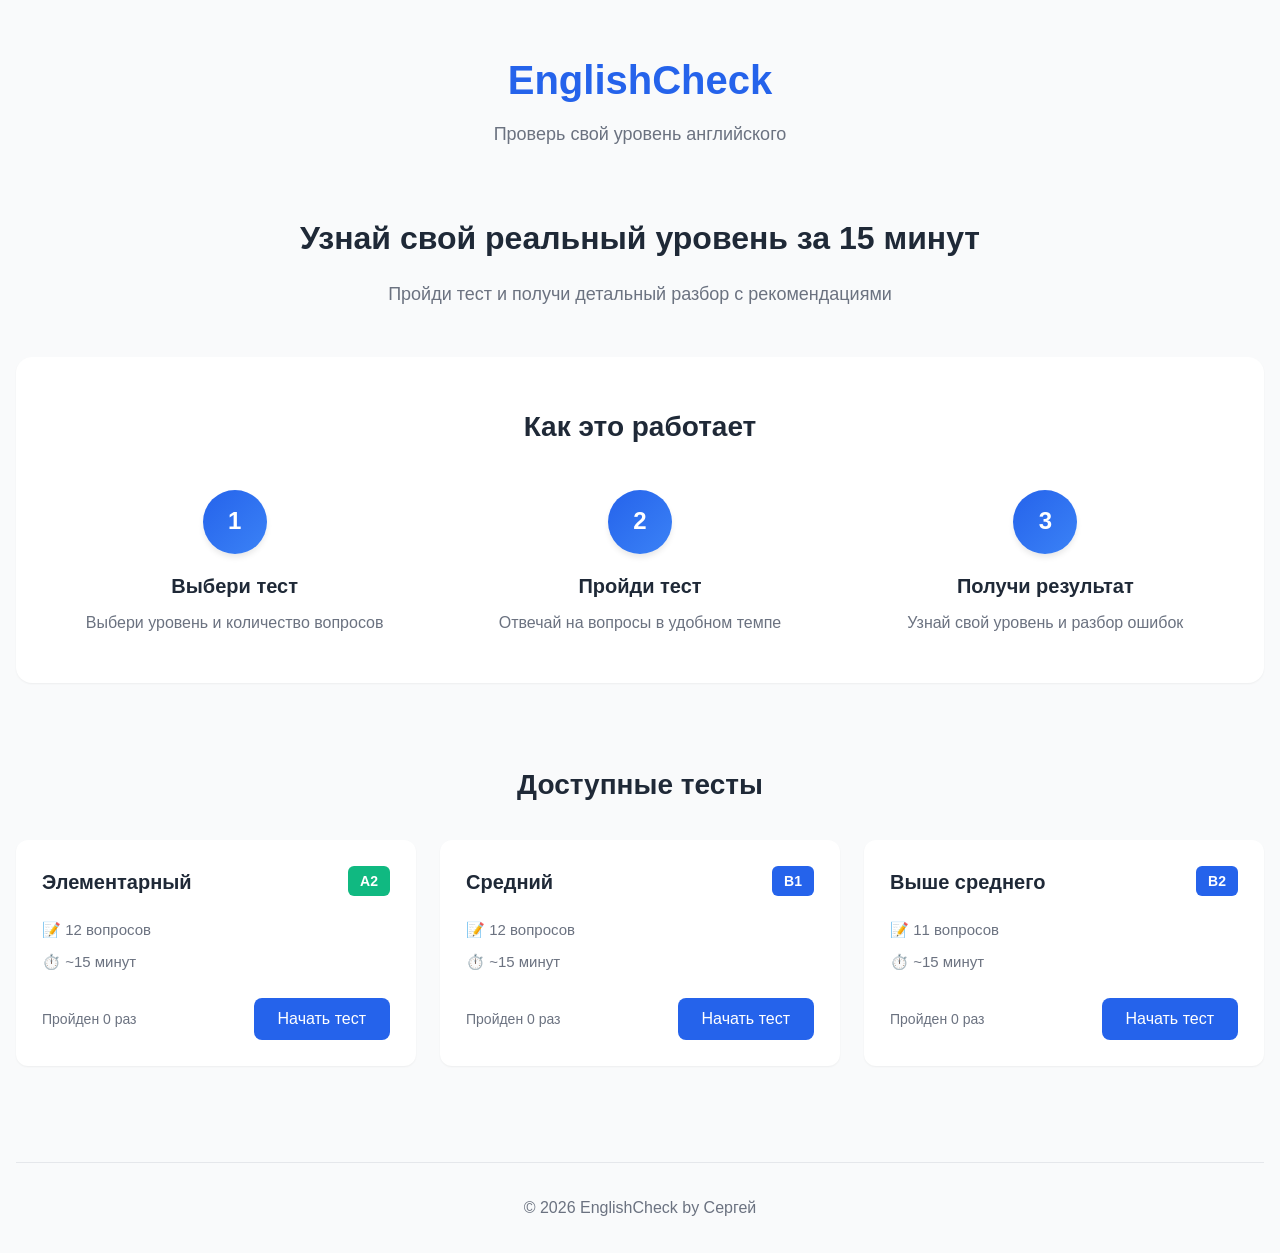
<file: index.html>
<!DOCTYPE html>
<html lang="ru">
<head>
    <meta charset="UTF-8">
    <meta name="viewport" content="width=device-width, initial-scale=1.0">
    <title>EnglishCheck - Проверь свой английский</title>
    <link rel="stylesheet" href="css/main.css">
    <link rel="stylesheet" href="css/home.css">
</head>
<body>
    <div class="container">
        <header class="header">
            <div class="logo">
                <h1>EnglishCheck</h1>
                <p class="tagline">Проверь свой уровень английского</p>
            </div>
        </header>

        <main class="main-content">
            <section class="hero">
                <h2>Узнай свой реальный уровень за 15 минут</h2>
                <p>Пройди тест и получи детальный разбор с рекомендациями</p>
            </section>

            <section class="how-it-works">
                <h3>Как это работает</h3>
                <div class="steps">
                    <div class="step">
                        <div class="step-icon">1</div>
                        <h4>Выбери тест</h4>
                        <p>Выбери уровень и количество вопросов</p>
                    </div>
                    <div class="step">
                        <div class="step-icon">2</div>
                        <h4>Пройди тест</h4>
                        <p>Отвечай на вопросы в удобном темпе</p>
                    </div>
                    <div class="step">
                        <div class="step-icon">3</div>
                        <h4>Получи результат</h4>
                        <p>Узнай свой уровень и разбор ошибок</p>
                    </div>
                </div>
            </section>

            <section class="tests-section">
                <h3>Доступные тесты</h3>
                <div id="tests-container" class="tests-grid">
                    <!-- Карточки тестов загружаются через JS -->
                </div>
            </section>
        </main>

        <footer class="footer">
            <p>© 2026 EnglishCheck by Сергей</p>
        </footer>
    </div>

    <div id="test-modal" class="modal hidden">
        <div class="modal-content">
            <button class="modal-close">&times;</button>
            <h3>Настройки теста</h3>
            <form id="test-setup-form">
                <div class="form-group">
                    <label for="student-name">Ваше имя *</label>
                    <input type="text" id="student-name" required placeholder="Введите ваше имя">
                </div>
                <div class="form-group">
                    <label>Количество вопросов</label>
                    <div class="radio-group">
                        <label><input type="radio" name="questions-count" value="10"> 10 вопросов</label>
                        <label><input type="radio" name="questions-count" value="20" checked> 20 вопросов</label>
                        <label><input type="radio" name="questions-count" value="30"> 30 вопросов</label>
                    </div>
                </div>
                <div class="form-group">
                    <label class="checkbox-label">
                        <input type="checkbox" id="enable-timer" checked>
                        Включить таймер (15 минут)
                    </label>
                </div>
                <button type="submit" class="btn btn-primary">Поехали!</button>
            </form>
        </div>
    </div>

    <script src="js/admin-access.js"></script>
    <script type="module" src="js/home.js"></script>
    <script>
        if ('serviceWorker' in navigator) {
            navigator.serviceWorker.register('/sw.js')
                .then(() => console.log('Service Worker registered'))
                .catch(err => console.log('Service Worker registration failed:', err));
        }
    </script>
</body>
</html>
</file>
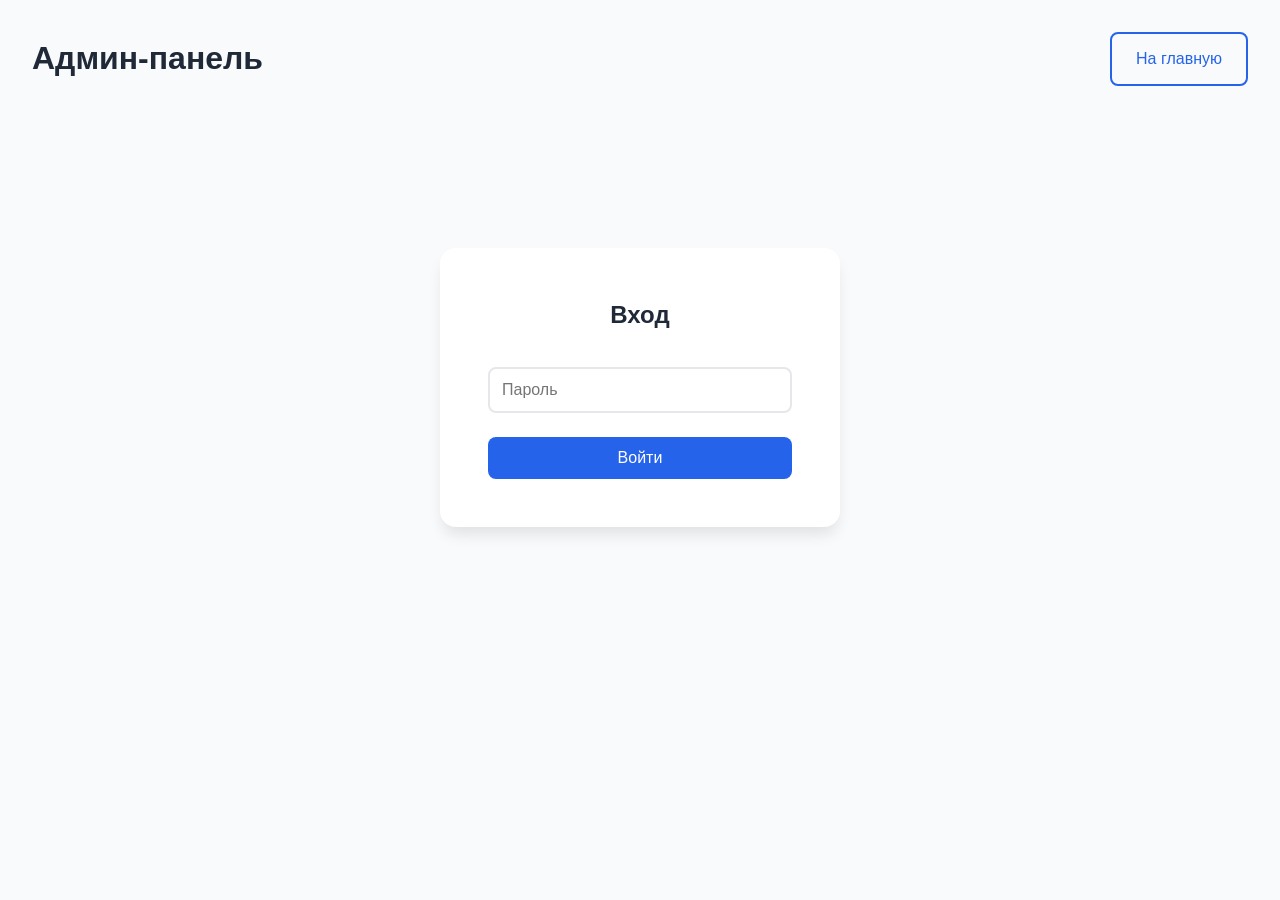
<file: pages/admin.html>
<!DOCTYPE html>
<html lang="ru">
<head>
    <meta charset="UTF-8">
    <meta name="viewport" content="width=device-width, initial-scale=1.0">
    <title>Админ-панель - EnglishCheck</title>
    <link rel="stylesheet" href="../css/main.css">
    <link rel="stylesheet" href="../css/admin.css">
</head>
<body>
    <div class="admin-container">
        <header class="admin-header">
            <h1>Админ-панель</h1>
            <a href="../index.html" class="btn btn-outline">На главную</a>
        </header>

        <div id="login-section" class="login-section">
            <form id="login-form" class="login-form">
                <h2>Вход</h2>
                <input type="password" id="admin-password" placeholder="Пароль" required>
                <button type="submit" class="btn btn-primary">Войти</button>
            </form>
        </div>

        <main id="admin-content" class="admin-content hidden">
            <section class="stats-section">
                <div class="stat-card">
                    <h3>Всего тестов</h3>
                    <p id="total-tests" class="stat-value">0</p>
                </div>
                <div class="stat-card">
                    <h3>Средний балл</h3>
                    <p id="avg-score" class="stat-value">0%</p>
                </div>
                <div class="stat-card">
                    <h3>Сегодня</h3>
                    <p id="today-tests" class="stat-value">0</p>
                </div>
            </section>

            <section class="filters-section">
                <div class="filters">
                    <select id="test-filter" class="filter-select">
                        <option value="">Все тесты</option>
                    </select>
                    <input type="date" id="date-filter" class="filter-input">
                    <button id="reset-filters" class="btn btn-outline">Сбросить</button>
                    <button id="export-csv" class="btn btn-secondary">Экспорт CSV</button>
                </div>
            </section>

            <section class="table-section">
                <table id="results-table" class="results-table">
                    <thead>
                        <tr>
                            <th>Имя</th>
                            <th>Тест</th>
                            <th>Результат</th>
                            <th>Дата</th>
                            <th>Время</th>
                        </tr>
                    </thead>
                    <tbody id="results-tbody">
                        <!-- Данные загружаются через JS -->
                    </tbody>
                </table>
            </section>
        </main>
    </div>

    <script type="module" src="../js/admin.js"></script>
</body>
</html>
</file>
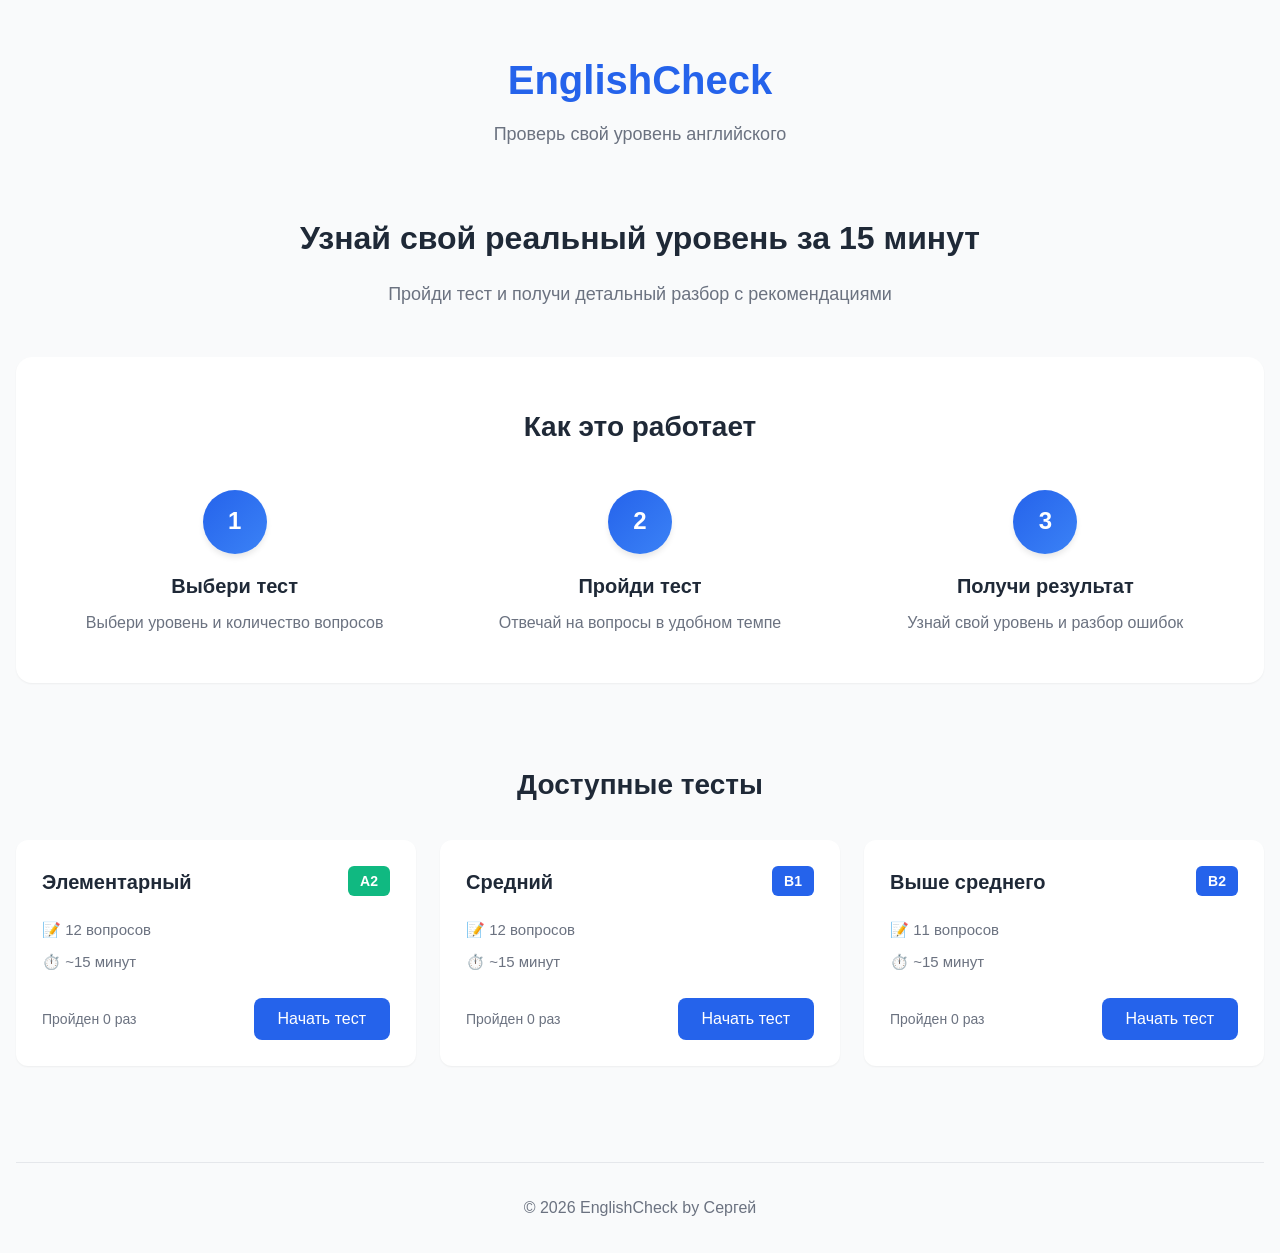
<file: pages/quiz.html>
<!DOCTYPE html>
<html lang="ru">
<head>
    <meta charset="UTF-8">
    <meta name="viewport" content="width=device-width, initial-scale=1.0">
    <title>Тест - EnglishCheck</title>
    <link rel="stylesheet" href="../css/main.css">
    <link rel="stylesheet" href="../css/quiz.css">
</head>
<body>
    <div class="quiz-container">
        <header class="quiz-header">
            <div class="progress-bar">
                <div id="progress-fill" class="progress-fill"></div>
            </div>
            <div class="quiz-info">
                <span id="question-counter" class="question-counter">Вопрос 1 из 20</span>
                <div id="timer" class="timer hidden">15:00</div>
            </div>
        </header>

        <main class="quiz-main">
            <div id="question-container" class="question-container">
                <!-- Вопросы загружаются через JS -->
            </div>
        </main>

        <footer class="quiz-footer">
            <button id="next-btn" class="btn btn-primary" disabled>Следующий</button>
        </footer>
    </div>

    <script type="module" src="../js/quiz.js"></script>
</body>
</html>
</file>
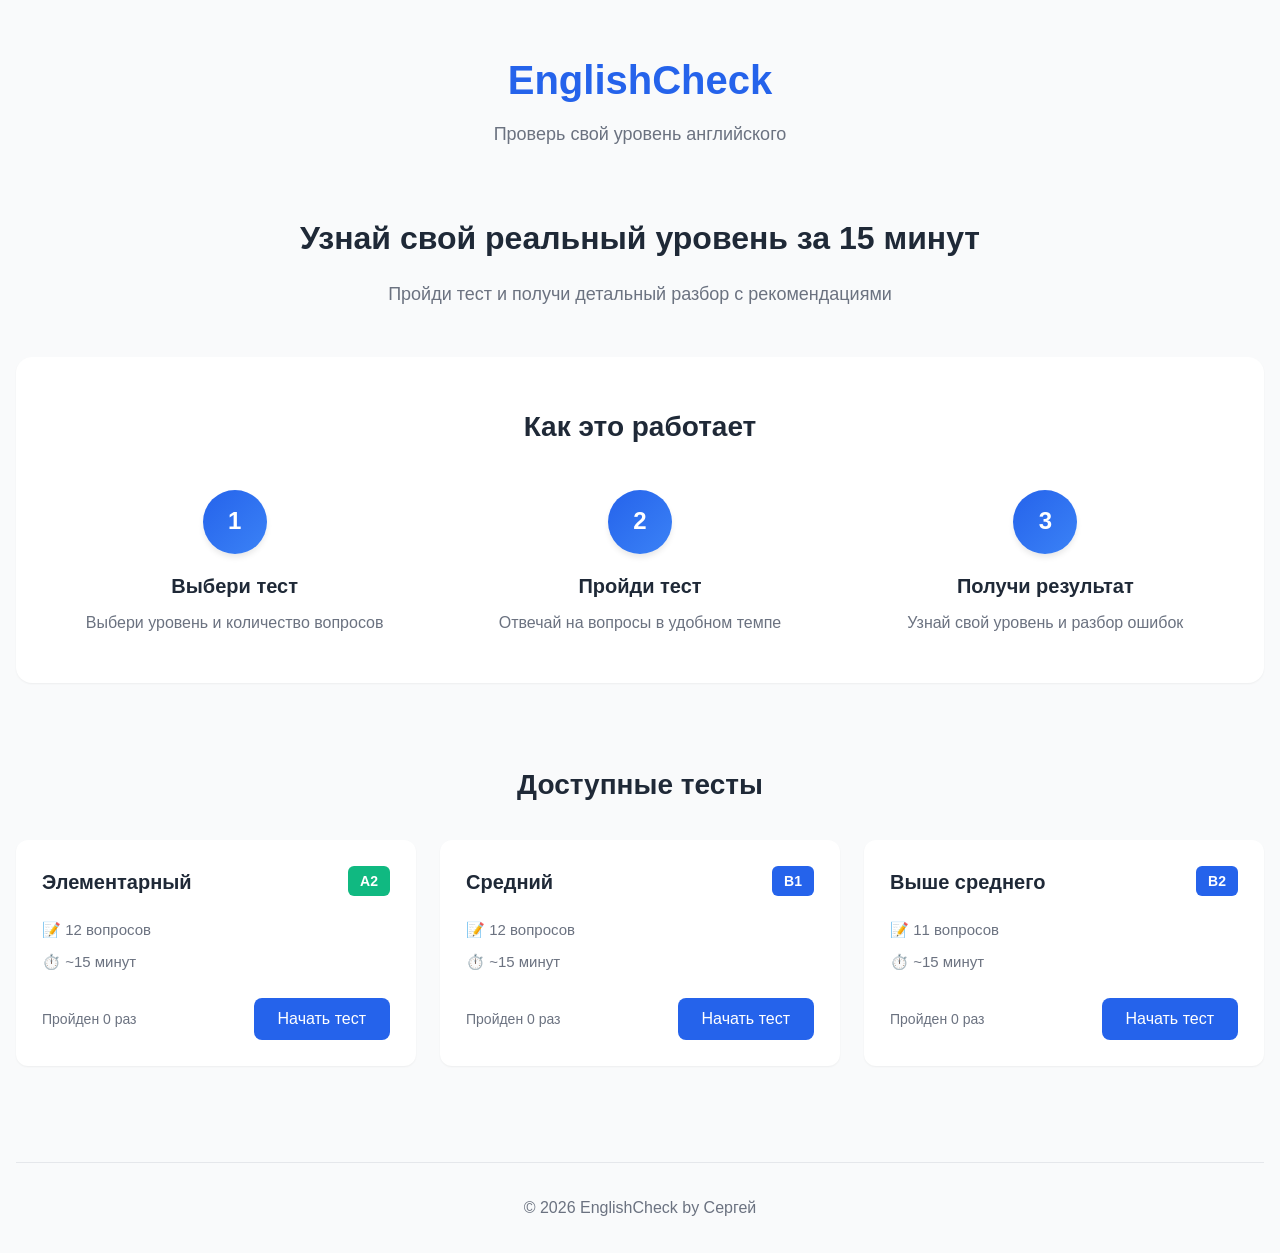
<file: pages/results.html>
<!DOCTYPE html>
<html lang="ru">
<head>
    <meta charset="UTF-8">
    <meta name="viewport" content="width=device-width, initial-scale=1.0">
    <title>Результаты - EnglishCheck</title>
    <link rel="stylesheet" href="../css/main.css">
    <link rel="stylesheet" href="../css/results.css">
</head>
<body>
    <div class="results-container">
        <header class="results-header">
            <h1>Ваши результаты</h1>
        </header>

        <main class="results-main">
            <section class="score-section">
                <div class="score-circle">
                    <canvas id="score-chart" width="200" height="200"></canvas>
                    <div class="score-text">
                        <span id="score-value" class="score-value">0</span>
                        <span class="score-total">/ <span id="total-questions">20</span></span>
                    </div>
                </div>
                <div class="score-details">
                    <h2 id="level-result" class="level-result">Ваш уровень: B1</h2>
                    <p id="score-percentage" class="score-percentage">85%</p>
                    <p id="time-spent" class="time-spent">Время: 12:34</p>
                </div>
            </section>

            <section class="breakdown-section">
                <h3>Разбор вопросов</h3>
                <div id="questions-breakdown" class="questions-breakdown">
                    <!-- Разбор загружается через JS -->
                </div>
            </section>

            <section class="actions-section">
                <button id="share-btn" class="btn btn-secondary">Поделиться результатом</button>
                <button id="retry-btn" class="btn btn-outline">Пройти снова</button>
                <a href="../index.html" class="btn btn-primary">Выбрать другой тест</a>
            </section>
        </main>
    </div>

    <canvas id="share-canvas" class="hidden"></canvas>
    <script type="module" src="../js/results.js"></script>
</body>
</html>
</file>
<file: css/main.css>
:root {
    --primary-color: #2563eb;
    --primary-hover: #1d4ed8;
    --secondary-color: #10b981;
    --danger-color: #ef4444;
    --warning-color: #f59e0b;
    --text-primary: #1f2937;
    --text-secondary: #6b7280;
    --bg-primary: #ffffff;
    --bg-secondary: #f9fafb;
    --border-color: #e5e7eb;
    --success-color: #22c55e;
    --shadow-sm: 0 1px 2px 0 rgba(0, 0, 0, 0.05);
    --shadow-md: 0 4px 6px -1px rgba(0, 0, 0, 0.1);
    --shadow-lg: 0 10px 15px -3px rgba(0, 0, 0, 0.1);
    --shadow-xl: 0 20px 25px -5px rgba(0, 0, 0, 0.1);
    --radius-sm: 0.375rem;
    --radius-md: 0.5rem;
    --radius-lg: 0.75rem;
    --radius-xl: 1rem;
}

* {
    margin: 0;
    padding: 0;
    box-sizing: border-box;
}

body {
    font-family: -apple-system, BlinkMacSystemFont, 'Segoe UI', Roboto, 'Helvetica Neue', Arial, sans-serif;
    color: var(--text-primary);
    background: var(--bg-secondary);
    line-height: 1.6;
    -webkit-font-smoothing: antialiased;
    -moz-osx-font-smoothing: grayscale;
}

.container {
    max-width: 1280px;
    margin: 0 auto;
    padding: 0 1rem;
}

.btn {
    display: inline-flex;
    align-items: center;
    justify-content: center;
    padding: 0.75rem 1.5rem;
    font-size: 1rem;
    font-weight: 500;
    border: none;
    border-radius: var(--radius-md);
    cursor: pointer;
    transition: all 0.2s ease;
    text-decoration: none;
    gap: 0.5rem;
}

.btn:disabled {
    opacity: 0.5;
    cursor: not-allowed;
}

.btn-primary {
    background: var(--primary-color);
    color: white;
}

.btn-primary:hover:not(:disabled) {
    background: var(--primary-hover);
    transform: translateY(-1px);
    box-shadow: var(--shadow-md);
}

.btn-secondary {
    background: var(--secondary-color);
    color: white;
}

.btn-secondary:hover:not(:disabled) {
    background: #059669;
    transform: translateY(-1px);
    box-shadow: var(--shadow-md);
}

.btn-outline {
    background: transparent;
    color: var(--primary-color);
    border: 2px solid var(--primary-color);
}

.btn-outline:hover:not(:disabled) {
    background: var(--primary-color);
    color: white;
}

.modal {
    position: fixed;
    top: 0;
    left: 0;
    width: 100%;
    height: 100%;
    background: rgba(0, 0, 0, 0.5);
    display: flex;
    align-items: center;
    justify-content: center;
    z-index: 1000;
    animation: fadeIn 0.2s ease;
}

.modal.hidden {
    display: none;
}

.modal-content {
    background: white;
    padding: 2rem;
    border-radius: var(--radius-lg);
    max-width: 500px;
    width: 90%;
    position: relative;
    animation: slideUp 0.3s ease;
    box-shadow: var(--shadow-xl);
}

.modal-close {
    position: absolute;
    top: 1rem;
    right: 1rem;
    background: none;
    border: none;
    font-size: 1.5rem;
    cursor: pointer;
    color: var(--text-secondary);
    width: 2rem;
    height: 2rem;
    display: flex;
    align-items: center;
    justify-content: center;
    border-radius: var(--radius-sm);
    transition: all 0.2s ease;
}

.modal-close:hover {
    background: var(--bg-secondary);
    color: var(--text-primary);
}

.form-group {
    margin-bottom: 1.5rem;
}

.form-group label {
    display: block;
    margin-bottom: 0.5rem;
    font-weight: 500;
    color: var(--text-primary);
}

.form-group input[type="text"],
.form-group input[type="password"],
.form-group input[type="date"],
.form-group select {
    width: 100%;
    padding: 0.75rem;
    border: 2px solid var(--border-color);
    border-radius: var(--radius-md);
    font-size: 1rem;
    transition: all 0.2s ease;
}

.form-group input:focus,
.form-group select:focus {
    outline: none;
    border-color: var(--primary-color);
    box-shadow: 0 0 0 3px rgba(37, 99, 235, 0.1);
}

.radio-group {
    display: flex;
    flex-direction: column;
    gap: 0.75rem;
}

.radio-group label {
    display: flex;
    align-items: center;
    gap: 0.5rem;
    cursor: pointer;
    padding: 0.75rem;
    border: 2px solid var(--border-color);
    border-radius: var(--radius-md);
    transition: all 0.2s ease;
}

.radio-group label:hover {
    border-color: var(--primary-color);
    background: rgba(37, 99, 235, 0.05);
}

.radio-group input[type="radio"] {
    cursor: pointer;
}

.checkbox-label {
    display: flex;
    align-items: center;
    gap: 0.5rem;
    cursor: pointer;
}

.checkbox-label input[type="checkbox"] {
    cursor: pointer;
    width: 1.25rem;
    height: 1.25rem;
}

.hidden {
    display: none !important;
}

@keyframes fadeIn {
    from {
        opacity: 0;
    }
    to {
        opacity: 1;
    }
}

@keyframes slideUp {
    from {
        transform: translateY(20px);
        opacity: 0;
    }
    to {
        transform: translateY(0);
        opacity: 1;
    }
}

@keyframes slideLeft {
    from {
        transform: translateX(100%);
        opacity: 0;
    }
    to {
        transform: translateX(0);
        opacity: 1;
    }
}

@keyframes pulse {
    0%, 100% {
        transform: scale(1);
    }
    50% {
        transform: scale(1.05);
    }
}

@media (max-width: 768px) {
    .container {
        padding: 0 0.75rem;
    }

    .btn {
        padding: 0.625rem 1.25rem;
        font-size: 0.9375rem;
    }

    .modal-content {
        padding: 1.5rem;
    }
}

@media (max-width: 480px) {
    .radio-group {
        gap: 0.5rem;
    }

    .radio-group label {
        padding: 0.625rem;
        font-size: 0.9375rem;
    }
}
</file>
<file: css/home.css>
.header {
    text-align: center;
    padding: 3rem 0 2rem;
}

.logo h1 {
    font-size: 2.5rem;
    color: var(--primary-color);
    margin-bottom: 0.5rem;
    font-weight: 700;
    cursor: pointer;
    user-select: none;
}

.tagline {
    color: var(--text-secondary);
    font-size: 1.125rem;
}

.hero {
    text-align: center;
    padding: 2rem 0 3rem;
    max-width: 700px;
    margin: 0 auto;
}

.hero h2 {
    font-size: 2rem;
    margin-bottom: 1rem;
    color: var(--text-primary);
}

.hero p {
    font-size: 1.125rem;
    color: var(--text-secondary);
}

.how-it-works {
    padding: 3rem 0;
    background: white;
    border-radius: var(--radius-xl);
    margin-bottom: 3rem;
    box-shadow: var(--shadow-sm);
}

.how-it-works h3 {
    text-align: center;
    font-size: 1.75rem;
    margin-bottom: 2.5rem;
    color: var(--text-primary);
}

.steps {
    display: grid;
    grid-template-columns: repeat(auto-fit, minmax(250px, 1fr));
    gap: 2rem;
    padding: 0 2rem;
}

.step {
    text-align: center;
}

.step-icon {
    width: 4rem;
    height: 4rem;
    background: linear-gradient(135deg, var(--primary-color), #3b82f6);
    color: white;
    border-radius: 50%;
    display: flex;
    align-items: center;
    justify-content: center;
    font-size: 1.5rem;
    font-weight: 700;
    margin: 0 auto 1rem;
    box-shadow: var(--shadow-md);
}

.step h4 {
    font-size: 1.25rem;
    margin-bottom: 0.5rem;
    color: var(--text-primary);
}

.step p {
    color: var(--text-secondary);
}

.tests-section {
    padding: 2rem 0 4rem;
}

.tests-section h3 {
    font-size: 1.75rem;
    margin-bottom: 2rem;
    text-align: center;
    color: var(--text-primary);
}

.tests-grid {
    display: grid;
    grid-template-columns: repeat(auto-fill, minmax(300px, 1fr));
    gap: 1.5rem;
}

.test-card {
    background: white;
    border-radius: var(--radius-lg);
    padding: 1.5rem;
    box-shadow: var(--shadow-sm);
    transition: all 0.3s ease;
    cursor: pointer;
    border: 2px solid transparent;
}

.test-card:hover {
    transform: translateY(-4px);
    box-shadow: var(--shadow-lg);
    border-color: var(--primary-color);
}

.test-card-header {
    display: flex;
    justify-content: space-between;
    align-items: start;
    margin-bottom: 1rem;
}

.test-card h4 {
    font-size: 1.25rem;
    color: var(--text-primary);
    margin-bottom: 0.25rem;
}

.test-level {
    display: inline-block;
    padding: 0.25rem 0.75rem;
    background: var(--primary-color);
    color: white;
    border-radius: var(--radius-sm);
    font-size: 0.875rem;
    font-weight: 600;
}

.test-level.level-a1,
.test-level.level-a2 {
    background: var(--secondary-color);
}

.test-level.level-b1,
.test-level.level-b2 {
    background: var(--primary-color);
}

.test-level.level-c1,
.test-level.level-c2 {
    background: #8b5cf6;
}

.test-card-info {
    display: flex;
    flex-direction: column;
    gap: 0.5rem;
    margin-bottom: 1.5rem;
    color: var(--text-secondary);
    font-size: 0.9375rem;
}

.test-card-info span {
    display: flex;
    align-items: center;
    gap: 0.5rem;
}

.test-card-footer {
    display: flex;
    justify-content: space-between;
    align-items: center;
}

.test-attempts {
    color: var(--text-secondary);
    font-size: 0.875rem;
}

.footer {
    text-align: center;
    padding: 2rem 0;
    color: var(--text-secondary);
    border-top: 1px solid var(--border-color);
    margin-top: 2rem;
}

.admin-link {
    color: var(--primary-color);
    text-decoration: none;
    margin-left: 1rem;
    font-size: 0.875rem;
}

.admin-link:hover {
    text-decoration: underline;
}

@media (max-width: 768px) {
    .logo h1 {
        font-size: 2rem;
    }

    .hero h2 {
        font-size: 1.5rem;
    }

    .steps {
        grid-template-columns: 1fr;
        padding: 0 1rem;
    }

    .tests-grid {
        grid-template-columns: 1fr;
    }
}

@media (max-width: 480px) {
    .header {
        padding: 2rem 0 1rem;
    }

    .logo h1 {
        font-size: 1.75rem;
    }

    .tagline {
        font-size: 1rem;
    }

    .hero h2 {
        font-size: 1.25rem;
    }

    .hero p {
        font-size: 1rem;
    }

    .test-card {
        padding: 1.25rem;
    }
}
</file>
<file: css/admin.css>
.admin-container {
    min-height: 100vh;
    background: var(--bg-secondary);
    padding: 2rem;
}

.admin-header {
    display: flex;
    justify-content: space-between;
    align-items: center;
    margin-bottom: 2rem;
}

.admin-header h1 {
    font-size: 2rem;
    color: var(--text-primary);
}

.login-section {
    display: flex;
    align-items: center;
    justify-content: center;
    min-height: 60vh;
}

.login-form {
    background: white;
    padding: 3rem;
    border-radius: var(--radius-xl);
    box-shadow: var(--shadow-lg);
    width: 100%;
    max-width: 400px;
}

.login-form h2 {
    text-align: center;
    margin-bottom: 2rem;
    color: var(--text-primary);
}

.login-form input {
    width: 100%;
    padding: 0.75rem;
    border: 2px solid var(--border-color);
    border-radius: var(--radius-md);
    font-size: 1rem;
    margin-bottom: 1.5rem;
}

.login-form input:focus {
    outline: none;
    border-color: var(--primary-color);
    box-shadow: 0 0 0 3px rgba(37, 99, 235, 0.1);
}

.login-form button {
    width: 100%;
}

.admin-content {
    animation: fadeIn 0.3s ease;
}

.stats-section {
    display: grid;
    grid-template-columns: repeat(auto-fit, minmax(250px, 1fr));
    gap: 1.5rem;
    margin-bottom: 2rem;
}

.stat-card {
    background: white;
    padding: 2rem;
    border-radius: var(--radius-lg);
    box-shadow: var(--shadow-sm);
    text-align: center;
}

.stat-card h3 {
    font-size: 1rem;
    color: var(--text-secondary);
    margin-bottom: 0.5rem;
    font-weight: 500;
}

.stat-value {
    font-size: 2.5rem;
    font-weight: 700;
    color: var(--primary-color);
}

.filters-section {
    background: white;
    padding: 1.5rem;
    border-radius: var(--radius-lg);
    box-shadow: var(--shadow-sm);
    margin-bottom: 2rem;
}

.filters {
    display: flex;
    gap: 1rem;
    flex-wrap: wrap;
    align-items: center;
}

.filter-select,
.filter-input {
    padding: 0.625rem 1rem;
    border: 2px solid var(--border-color);
    border-radius: var(--radius-md);
    font-size: 0.9375rem;
    transition: all 0.2s ease;
}

.filter-select:focus,
.filter-input:focus {
    outline: none;
    border-color: var(--primary-color);
    box-shadow: 0 0 0 3px rgba(37, 99, 235, 0.1);
}

.filter-select {
    min-width: 200px;
}

.table-section {
    background: white;
    border-radius: var(--radius-lg);
    box-shadow: var(--shadow-sm);
    overflow: hidden;
}

.results-table {
    width: 100%;
    border-collapse: collapse;
}

.results-table thead {
    background: var(--bg-secondary);
}

.results-table th {
    padding: 1rem;
    text-align: left;
    font-weight: 600;
    color: var(--text-primary);
    border-bottom: 2px solid var(--border-color);
}

.results-table td {
    padding: 1rem;
    border-bottom: 1px solid var(--border-color);
    color: var(--text-primary);
}

.results-table tbody tr {
    transition: background 0.2s ease;
}

.results-table tbody tr:hover {
    background: var(--bg-secondary);
}

.score-badge {
    display: inline-block;
    padding: 0.25rem 0.75rem;
    border-radius: var(--radius-sm);
    font-weight: 600;
    font-size: 0.875rem;
}

.score-badge.excellent {
    background: rgba(34, 197, 94, 0.1);
    color: var(--success-color);
}

.score-badge.good {
    background: rgba(37, 99, 235, 0.1);
    color: var(--primary-color);
}

.score-badge.average {
    background: rgba(245, 158, 11, 0.1);
    color: var(--warning-color);
}

.score-badge.poor {
    background: rgba(239, 68, 68, 0.1);
    color: var(--danger-color);
}

@media (max-width: 768px) {
    .admin-container {
        padding: 1rem;
    }

    .admin-header {
        flex-direction: column;
        gap: 1rem;
        align-items: flex-start;
    }

    .admin-header h1 {
        font-size: 1.5rem;
    }

    .stats-section {
        grid-template-columns: 1fr;
    }

    .filters {
        flex-direction: column;
        align-items: stretch;
    }

    .filter-select {
        width: 100%;
    }

    .table-section {
        overflow-x: auto;
    }

    .results-table {
        min-width: 600px;
    }

    .results-table th,
    .results-table td {
        padding: 0.75rem 0.5rem;
        font-size: 0.875rem;
    }
}

@media (max-width: 480px) {
    .login-form {
        padding: 2rem 1.5rem;
    }

    .stat-card {
        padding: 1.5rem;
    }

    .stat-value {
        font-size: 2rem;
    }
}
</file>
<file: css/quiz.css>
.quiz-container {
    min-height: 100vh;
    display: flex;
    flex-direction: column;
    background: var(--bg-secondary);
}

.quiz-header {
    background: white;
    box-shadow: var(--shadow-sm);
    position: sticky;
    top: 0;
    z-index: 100;
}

.progress-bar {
    height: 0.5rem;
    background: var(--bg-secondary);
    position: relative;
    overflow: hidden;
}

.progress-fill {
    height: 100%;
    background: linear-gradient(90deg, var(--primary-color), #3b82f6);
    transition: width 0.3s ease;
    width: 0%;
}

.quiz-info {
    display: flex;
    justify-content: space-between;
    align-items: center;
    padding: 1rem 2rem;
}

.question-counter {
    font-weight: 600;
    color: var(--text-primary);
    font-size: 1.125rem;
}

.timer {
    font-weight: 700;
    font-size: 1.25rem;
    color: var(--primary-color);
    padding: 0.5rem 1rem;
    background: rgba(37, 99, 235, 0.1);
    border-radius: var(--radius-md);
}

.timer.warning {
    color: var(--danger-color);
    background: rgba(239, 68, 68, 0.1);
    animation: pulse 1s infinite;
}

.quiz-main {
    flex: 1;
    display: flex;
    align-items: center;
    justify-content: center;
    padding: 2rem;
}

.question-container {
    max-width: 800px;
    width: 100%;
    background: white;
    border-radius: var(--radius-xl);
    padding: 3rem;
    box-shadow: var(--shadow-lg);
    animation: slideLeft 0.4s ease;
}

.question-text {
    font-size: 1.5rem;
    font-weight: 600;
    color: var(--text-primary);
    margin-bottom: 2rem;
    line-height: 1.5;
}

.options-container {
    display: flex;
    flex-direction: column;
    gap: 1rem;
}

.option {
    padding: 1.25rem 1.5rem;
    border: 2px solid var(--border-color);
    border-radius: var(--radius-lg);
    cursor: pointer;
    transition: all 0.2s ease;
    font-size: 1.125rem;
    background: white;
    position: relative;
}

.option:hover {
    border-color: var(--primary-color);
    background: rgba(37, 99, 235, 0.05);
    transform: translateX(4px);
}

.option.selected {
    border-color: var(--primary-color);
    background: rgba(37, 99, 235, 0.1);
    font-weight: 500;
}

.option.correct {
    border-color: var(--success-color);
    background: rgba(34, 197, 94, 0.1);
    animation: correctAnswer 0.5s ease;
}

.option.incorrect {
    border-color: var(--danger-color);
    background: rgba(239, 68, 68, 0.1);
    animation: incorrectAnswer 0.5s ease;
}

.option.disabled {
    cursor: not-allowed;
    opacity: 0.6;
}

.option::before {
    content: '';
    position: absolute;
    right: 1.5rem;
    top: 50%;
    transform: translateY(-50%);
    width: 1.5rem;
    height: 1.5rem;
    border-radius: 50%;
    opacity: 0;
}

.option.correct::before {
    content: '✓';
    background: var(--success-color);
    color: white;
    display: flex;
    align-items: center;
    justify-content: center;
    font-weight: 700;
    opacity: 1;
}

.option.incorrect::before {
    content: '✗';
    background: var(--danger-color);
    color: white;
    display: flex;
    align-items: center;
    justify-content: center;
    font-weight: 700;
    opacity: 1;
}

.input-answer {
    width: 100%;
    padding: 1rem;
    border: 2px solid var(--border-color);
    border-radius: var(--radius-lg);
    font-size: 1.125rem;
    transition: all 0.2s ease;
}

.input-answer:focus {
    outline: none;
    border-color: var(--primary-color);
    box-shadow: 0 0 0 3px rgba(37, 99, 235, 0.1);
}

.true-false-container {
    display: grid;
    grid-template-columns: 1fr 1fr;
    gap: 1rem;
}

.matching-container {
    display: grid;
    gap: 1rem;
}

.matching-pair {
    display: grid;
    grid-template-columns: 1fr 1fr;
    gap: 1rem;
    align-items: center;
}

.matching-item {
    padding: 1rem;
    border: 2px solid var(--border-color);
    border-radius: var(--radius-md);
    background: white;
}

.matching-item.dragging {
    opacity: 0.5;
}

.explanation {
    margin-top: 1.5rem;
    padding: 1rem;
    background: rgba(37, 99, 235, 0.05);
    border-left: 4px solid var(--primary-color);
    border-radius: var(--radius-md);
    color: var(--text-primary);
    animation: slideUp 0.3s ease;
}

.quiz-footer {
    background: white;
    padding: 1.5rem 2rem;
    box-shadow: 0 -2px 10px rgba(0, 0, 0, 0.05);
    display: flex;
    justify-content: flex-end;
}

@keyframes correctAnswer {
    0% {
        transform: scale(1);
    }
    50% {
        transform: scale(1.02);
    }
    100% {
        transform: scale(1);
    }
}

@keyframes incorrectAnswer {
    0%, 100% {
        transform: translateX(0);
    }
    25% {
        transform: translateX(-5px);
    }
    75% {
        transform: translateX(5px);
    }
}

@media (max-width: 768px) {
    .quiz-info {
        padding: 1rem;
        flex-direction: column;
        gap: 0.5rem;
        align-items: flex-start;
    }

    .question-container {
        padding: 2rem 1.5rem;
    }

    .question-text {
        font-size: 1.25rem;
    }

    .option {
        padding: 1rem;
        font-size: 1rem;
    }

    .true-false-container {
        grid-template-columns: 1fr;
    }

    .matching-pair {
        grid-template-columns: 1fr;
    }
}

@media (max-width: 480px) {
    .quiz-main {
        padding: 1rem;
    }

    .question-container {
        padding: 1.5rem 1rem;
    }

    .question-text {
        font-size: 1.125rem;
    }

    .option {
        padding: 0.875rem;
        font-size: 0.9375rem;
    }

    .quiz-footer {
        padding: 1rem;
    }
}
</file>
<file: css/results.css>
.results-container {
    min-height: 100vh;
    background: var(--bg-secondary);
    padding: 2rem 1rem;
}

.results-header {
    text-align: center;
    margin-bottom: 2rem;
}

.results-header h1 {
    font-size: 2rem;
    color: var(--text-primary);
}

.results-main {
    max-width: 900px;
    margin: 0 auto;
}

.score-section {
    background: white;
    border-radius: var(--radius-xl);
    padding: 3rem;
    box-shadow: var(--shadow-lg);
    margin-bottom: 2rem;
    display: flex;
    align-items: center;
    gap: 3rem;
    animation: slideUp 0.5s ease;
}

.score-circle {
    position: relative;
    width: 200px;
    height: 200px;
    flex-shrink: 0;
}

.score-text {
    position: absolute;
    top: 50%;
    left: 50%;
    transform: translate(-50%, -50%);
    text-align: center;
}

.score-value {
    font-size: 3rem;
    font-weight: 700;
    color: var(--primary-color);
    line-height: 1;
}

.score-total {
    font-size: 1.5rem;
    color: var(--text-secondary);
}

.score-details {
    flex: 1;
}

.level-result {
    font-size: 2rem;
    color: var(--text-primary);
    margin-bottom: 0.5rem;
}

.score-percentage {
    font-size: 1.5rem;
    color: var(--secondary-color);
    font-weight: 600;
    margin-bottom: 0.5rem;
}

.time-spent {
    color: var(--text-secondary);
    font-size: 1.125rem;
}

.breakdown-section {
    background: white;
    border-radius: var(--radius-xl);
    padding: 2rem;
    box-shadow: var(--shadow-lg);
    margin-bottom: 2rem;
    animation: slideUp 0.6s ease;
}

.breakdown-section h3 {
    font-size: 1.5rem;
    margin-bottom: 1.5rem;
    color: var(--text-primary);
}

.questions-breakdown {
    display: flex;
    flex-direction: column;
    gap: 1rem;
}

.breakdown-item {
    padding: 1.5rem;
    border: 2px solid var(--border-color);
    border-radius: var(--radius-lg);
    transition: all 0.2s ease;
}

.breakdown-item.correct {
    border-color: var(--success-color);
    background: rgba(34, 197, 94, 0.05);
}

.breakdown-item.incorrect {
    border-color: var(--danger-color);
    background: rgba(239, 68, 68, 0.05);
}

.breakdown-header {
    display: flex;
    align-items: start;
    gap: 1rem;
    margin-bottom: 1rem;
}

.breakdown-icon {
    width: 2rem;
    height: 2rem;
    border-radius: 50%;
    display: flex;
    align-items: center;
    justify-content: center;
    font-weight: 700;
    color: white;
    flex-shrink: 0;
}

.breakdown-item.correct .breakdown-icon {
    background: var(--success-color);
}

.breakdown-item.incorrect .breakdown-icon {
    background: var(--danger-color);
}

.breakdown-question {
    flex: 1;
    font-weight: 600;
    color: var(--text-primary);
    font-size: 1.125rem;
}

.breakdown-answers {
    display: flex;
    flex-direction: column;
    gap: 0.5rem;
    margin-left: 3rem;
}

.breakdown-answer {
    display: flex;
    align-items: center;
    gap: 0.5rem;
    color: var(--text-secondary);
}

.breakdown-answer.user-answer {
    color: var(--text-primary);
    font-weight: 500;
}

.breakdown-answer.correct-answer {
    color: var(--success-color);
    font-weight: 500;
}

.breakdown-explanation {
    margin-left: 3rem;
    margin-top: 0.75rem;
    padding: 0.75rem;
    background: rgba(37, 99, 235, 0.05);
    border-left: 3px solid var(--primary-color);
    border-radius: var(--radius-sm);
    color: var(--text-primary);
    font-size: 0.9375rem;
}

.actions-section {
    display: flex;
    gap: 1rem;
    justify-content: center;
    flex-wrap: wrap;
    animation: slideUp 0.7s ease;
}

#share-canvas {
    position: fixed;
    top: -9999px;
    left: -9999px;
}

.confetti-container {
    position: fixed;
    top: 0;
    left: 0;
    width: 100%;
    height: 100%;
    pointer-events: none;
    z-index: 9999;
}

.confetti {
    position: absolute;
    width: 10px;
    height: 10px;
    background: var(--primary-color);
    animation: confettiFall 3s linear forwards;
}

@keyframes confettiFall {
    0% {
        transform: translateY(0) rotate(0deg);
        opacity: 1;
    }
    100% {
        transform: translateY(100vh) rotate(720deg);
        opacity: 0;
    }
}

@media (max-width: 768px) {
    .results-container {
        padding: 1rem;
    }

    .results-header h1 {
        font-size: 1.5rem;
    }

    .score-section {
        flex-direction: column;
        padding: 2rem;
        gap: 2rem;
    }

    .score-circle {
        width: 150px;
        height: 150px;
    }

    .score-value {
        font-size: 2.5rem;
    }

    .score-total {
        font-size: 1.25rem;
    }

    .level-result {
        font-size: 1.5rem;
        text-align: center;
    }

    .score-percentage {
        font-size: 1.25rem;
        text-align: center;
    }

    .time-spent {
        font-size: 1rem;
        text-align: center;
    }

    .breakdown-section {
        padding: 1.5rem;
    }

    .breakdown-item {
        padding: 1rem;
    }

    .breakdown-answers,
    .breakdown-explanation {
        margin-left: 0;
    }

    .actions-section {
        flex-direction: column;
    }

    .actions-section .btn {
        width: 100%;
    }
}

@media (max-width: 480px) {
    .score-section {
        padding: 1.5rem;
    }

    .breakdown-section h3 {
        font-size: 1.25rem;
    }

    .breakdown-question {
        font-size: 1rem;
    }

    .breakdown-answer {
        font-size: 0.875rem;
    }
}
</file>
